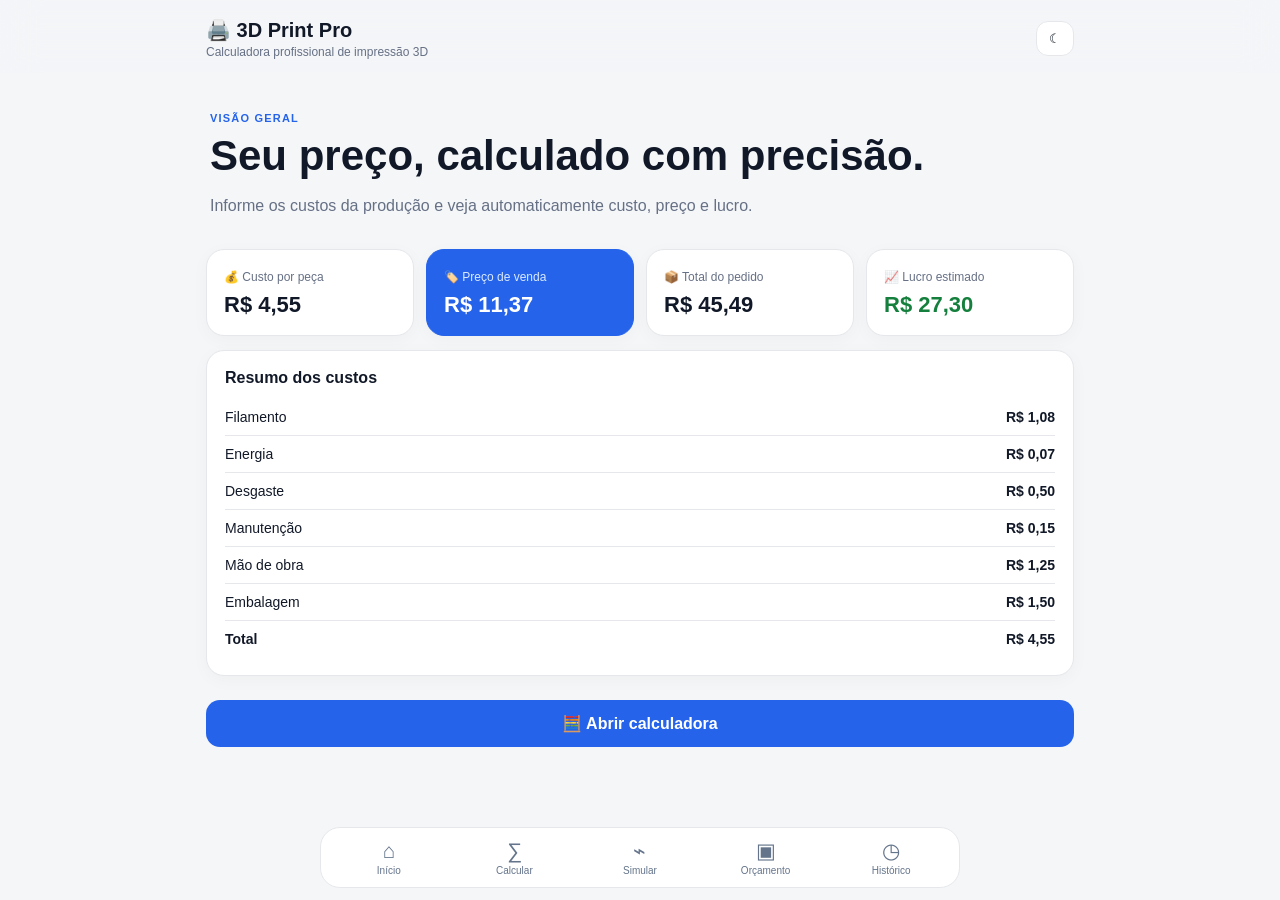
<file: index.html>
<!doctype html>
<html lang="pt-BR">
<head>
  <meta charset="utf-8">
  <meta name="viewport" content="width=device-width,initial-scale=1,viewport-fit=cover">
  <meta name="theme-color" content="#111827">
  <meta name="apple-mobile-web-app-capable" content="yes">
  <meta name="apple-mobile-web-app-status-bar-style" content="black-translucent">
  <meta name="apple-mobile-web-app-title" content="3D Print Pro">
  <link rel="manifest" href="manifest.json">
  <link rel="apple-touch-icon" href="icons/icon-192.png">
  <link rel="stylesheet" href="style.css">
  <title>3D Print Pro Calculator</title>
</head>
<body>
<header class="topbar">
  <div><div class="brand">🖨️ 3D Print Pro</div><div class="subtitle">Calculadora profissional de impressão 3D</div></div>
  <button id="themeBtn" class="icon-btn" aria-label="Alternar tema">☾</button>
</header>

<main>
  <section id="dashboard" class="screen active">
    <div class="hero">
      <span class="eyebrow">VISÃO GERAL</span>
      <h1>Seu preço, calculado com precisão.</h1>
      <p>Informe os custos da produção e veja automaticamente custo, preço e lucro.</p>
    </div>
    <div class="cards">
      <article class="result-card"><span>💰 Custo por peça</span><strong id="costPiece">R$ 0,00</strong></article>
      <article class="result-card primary"><span>🏷️ Preço de venda</span><strong id="salePiece">R$ 0,00</strong></article>
      <article class="result-card"><span>📦 Total do pedido</span><strong id="orderTotal">R$ 0,00</strong></article>
      <article class="result-card profit"><span>📈 Lucro estimado</span><strong id="orderProfit">R$ 0,00</strong></article>
    </div>
    <div class="panel">
      <div class="panel-title">Resumo dos custos</div>
      <div id="costBreakdown"></div>
    </div>
    <button class="primary-btn" data-go="calculator">🧮 Abrir calculadora</button>
  </section>

  <section id="calculator" class="screen">
    <div class="page-head"><div><span class="eyebrow">CALCULADORA</span><h2>Custos da produção</h2></div><div class="page-head-actions"><button class="ghost-btn" data-go="dashboard">⌂ Voltar</button><button class="ghost-btn" id="resetBtn">Restaurar</button></div></div>
    <div class="panel form-panel">
      <h3>Produção</h3>
      <label>Quantidade de peças<input id="quantity" type="number" min="1" step="1"></label>
      <label>Peso total impresso (g)<input id="weight" type="number" min="0" step="0.01"></label>
      <label>Tempo total de impressão (min)<input id="printTime" type="number" min="0" step="1"></label>
    </div>
    <div class="panel form-panel">
      <h3>Materiais e energia</h3>
      <label>Preço do filamento (R$/kg)<input id="filamentPrice" type="number" min="0" step="0.01"></label>
      <label>Preço da energia (R$/kWh)<input id="energyPrice" type="number" min="0" step="0.01"></label>
      <label>Potência da impressora (W)<input id="power" type="number" min="0" step="1"></label>
    </div>
    <div class="panel form-panel">
      <h3>Impressora e mão de obra</h3>
      <label>Preço da impressora (R$)<input id="printerPrice" type="number" min="0" step="0.01"></label>
      <label>Vida útil (horas)<input id="lifeHours" type="number" min="0" step="1"></label>
      <label>Valor da sua hora (R$)<input id="hourValue" type="number" min="0" step="0.01"></label>
      <label>Seu tempo de trabalho (min)<input id="laborTime" type="number" min="0" step="1"></label>
      <label>Embalagem por peça (R$)<input id="packaging" type="number" min="0" step="0.01"></label>
    </div>
    <div class="panel form-panel">
      <h3>Margem de lucro</h3>
      <div class="range-row"><input id="profit" type="range" min="0" max="500" step="5"><output id="profitValue">150%</output></div>
    </div>
  </section>

  <section id="simulator" class="screen">
    <div class="page-head"><div><span class="eyebrow">SIMULADOR</span><h2>Economia por escala</h2></div></div>
    <p class="section-hint">Veja como o custo e o preço por peça caem quanto mais unidades você imprime no mesmo lote.</p>
    <div class="cards sim-cards">
      <article class="result-card"><span>📦 Seu lote</span><em id="simQtyLabel" class="card-tag">0 un.</em><strong id="simCurrentPrice">R$ 0,00</strong></article>
      <article class="result-card"><span>📉 Menor custo/un.</span><em class="card-tag">20 un.</em><strong id="simMinCost">R$ 0,00</strong></article>
      <article class="result-card profit"><span>💡 Economia</span><em class="card-tag">1 → 20 un.</em><strong id="simSavings">R$ 0,00</strong></article>
    </div>
    <div class="panel">
      <div class="panel-title">Custo x Preço por peça</div>
      <div id="chartWrap" class="chart-wrap"></div>
      <div class="chart-legend"><span><i class="dot cost"></i>Custo por peça</span><span><i class="dot price"></i>Preço por peça</span></div>
    </div>
    <div class="panel table-wrap">
      <div class="panel-title">Detalhamento por quantidade</div>
      <table><thead><tr><th>Peças</th><th>Custo/un.</th><th>Venda/un.</th><th>Lucro/un.</th></tr></thead><tbody id="simTable"></tbody></table>
    </div>
  </section>

  <section id="quotes" class="screen">
    <div class="page-head"><div><span class="eyebrow">ORÇAMENTO</span><h2>Gerar orçamento</h2></div></div>
    <div class="panel form-panel">
      <label>Cliente<input id="customer" type="text" placeholder="Nome do cliente"></label>
      <label>Produto / peça<input id="productName" type="text" placeholder="Nome da peça"></label>
      <label>Observações<textarea id="notes" rows="4" placeholder="Prazo, acabamento, cor..."></textarea></label>
      <button id="saveQuote" class="primary-btn">💾 Salvar orçamento</button>
      <button id="pdfQuote" class="secondary-btn">📄 Gerar PDF / imprimir</button>
      <button id="shareQuote" class="secondary-btn">📤 Compartilhar resumo</button>
    </div>
    <div class="panel quote-preview" id="quotePreview"></div>
  </section>

  <section id="history" class="screen">
    <div class="page-head"><div><span class="eyebrow">HISTÓRICO</span><h2>Orçamentos salvos</h2></div><button id="clearHistory" class="ghost-btn">Limpar</button></div>
    <div id="historyList"></div>
  </section>

  <section id="settings" class="screen">
    <div class="page-head"><div><span class="eyebrow">CONFIGURAÇÕES</span><h2>Aplicativo</h2></div></div>
    <div class="panel settings">
      <div><b>3D Print Pro Calculator</b><span>Versão 1.0 • PWA</span></div>
      <div><b>Manutenção</b><span>R$ 0,30 por hora de impressão, conforme a fórmula original.</span></div>
      <div><b>Dados</b><span>Parâmetros e histórico são armazenados localmente neste dispositivo.</span></div>
    </div>
  </section>
</main>

<nav class="bottom-nav">
  <button data-go="dashboard">⌂<small>Início</small></button>
  <button data-go="calculator">∑<small>Calcular</small></button>
  <button data-go="simulator">⌁<small>Simular</small></button>
  <button data-go="quotes">▣<small>Orçamento</small></button>
  <button data-go="history">◷<small>Histórico</small></button>
</nav>
<script src="app.js"></script>
</body>
</html>
</file>
<file: style.css>
:root{font-family:-apple-system,BlinkMacSystemFont,"SF Pro Display","Segoe UI",sans-serif;color:#111827;background:#f4f6f8;--card:#fff;--text:#111827;--muted:#667085;--line:#e5e7eb;--accent:#2563eb;--accent2:#1d4ed8;--green:#15803d}
*{box-sizing:border-box}body{margin:0;background:var(--bg,#f4f6f8);color:var(--text);padding-bottom:86px}.topbar{position:sticky;top:0;z-index:10;padding:18px max(18px,env(safe-area-inset-left)) 14px;background:rgba(244,246,248,.9);backdrop-filter:blur(18px);display:flex;justify-content:space-between;align-items:center}.brand{font-size:20px;font-weight:800}.subtitle{font-size:12px;color:var(--muted);margin-top:3px}.icon-btn,.ghost-btn{border:1px solid var(--line);background:var(--card);border-radius:12px;padding:9px 12px;color:var(--text)}main{max-width:900px;margin:auto;padding:10px 16px}.screen{display:none}.screen.active{display:block}.hero{padding:25px 4px 15px}.eyebrow{font-size:11px;font-weight:800;letter-spacing:1.2px;color:var(--accent)}h1{font-size:34px;line-height:1.08;margin:7px 0}h2{font-size:28px;margin:5px 0 20px}h3{margin:0 0 14px;font-size:17px}.hero p{color:var(--muted);line-height:1.5}.cards{display:grid;grid-template-columns:repeat(2,1fr);gap:12px}.result-card{background:var(--card);border:1px solid var(--line);border-radius:18px;padding:17px;box-shadow:0 4px 18px #00000008}.result-card span{font-size:12px;color:var(--muted)}.result-card strong{display:block;font-size:22px;margin-top:7px}.result-card.primary{background:var(--accent);color:white;border-color:var(--accent)}.result-card.primary span{color:#dbeafe}.result-card.profit strong{color:var(--green)}.panel{background:var(--card);border:1px solid var(--line);border-radius:18px;padding:18px;margin:14px 0;box-shadow:0 4px 18px #00000008}.panel-title{font-weight:800;margin-bottom:12px}.cost-line{display:flex;justify-content:space-between;padding:10px 0;border-bottom:1px solid var(--line);font-size:14px}.cost-line:last-child{border:0}.page-head{display:flex;justify-content:space-between;align-items:center;padding-top:15px;gap:10px}.page-head-actions{display:flex;gap:8px;flex-shrink:0}.page-head-actions .ghost-btn{white-space:nowrap}.form-panel label{display:block;font-size:13px;font-weight:650;margin:15px 0;color:var(--text)}input,textarea{display:block;width:100%;margin-top:7px;padding:13px 12px;border:1px solid var(--line);border-radius:12px;background:var(--card);color:var(--text);font:inherit;font-size:16px}input:focus,textarea:focus{outline:2px solid #93c5fd;border-color:var(--accent)}.range-row{display:flex;gap:14px;align-items:center}.range-row input{margin:0;padding:0}.range-row output{min-width:58px;text-align:right;font-weight:800}.primary-btn,.secondary-btn{width:100%;border:0;border-radius:14px;padding:14px 16px;font-size:16px;font-weight:750;margin-top:10px}.primary-btn{background:var(--accent);color:white}.primary-btn:active{background:var(--accent2)}.secondary-btn{background:#eef2f7;color:var(--text)}.table-wrap{overflow:auto}table{width:100%;border-collapse:collapse;font-size:13px}th,td{text-align:right;padding:11px 8px;border-bottom:1px solid var(--line);white-space:nowrap}th:first-child,td:first-child{text-align:left}.bottom-nav{position:fixed;z-index:20;bottom:0;left:0;right:0;padding:8px 5px max(8px,env(safe-area-inset-bottom));background:rgba(255,255,255,.94);backdrop-filter:blur(20px);border-top:1px solid var(--line);display:grid;grid-template-columns:repeat(5,1fr)}.bottom-nav button{border:0;background:none;color:#64748b;font-size:21px;padding:3px}.bottom-nav button.active{color:var(--accent)}.bottom-nav small{display:block;font-size:10px;margin-top:2px}.quote-card{background:var(--card);border:1px solid var(--line);border-radius:16px;padding:16px;margin:10px 0}.quote-card h3{margin:0 0 5px}.quote-card p{margin:4px 0;color:var(--muted);font-size:13px}.quote-actions{display:flex;gap:8px;margin-top:10px}.quote-actions button{flex:1}.settings div{padding:14px 0;border-bottom:1px solid var(--line)}.settings div:last-child{border:0}.settings span{display:block;color:var(--muted);font-size:13px;margin-top:5px;line-height:1.4}.quote-preview{line-height:1.6}.quote-preview h3{font-size:20px}
.chart-wrap{width:100%}
.chart-wrap svg{width:100%;height:200px;display:block}
.section-hint{color:var(--muted);font-size:13px;line-height:1.5;margin:0 0 14px;padding:0 2px}
.sim-cards{grid-template-columns:repeat(3,1fr)}
.sim-cards .result-card{padding:13px;display:flex;flex-direction:column;gap:2px}
.sim-cards .result-card span{font-size:11px;line-height:1.3;white-space:nowrap;overflow:hidden;text-overflow:ellipsis}
.sim-cards .result-card strong{font-size:16px;margin-top:4px}
.card-tag{font-style:normal;font-size:11px;font-weight:700;color:var(--muted)}
.result-card.profit .card-tag{color:var(--muted)}
.chart-legend{display:flex;gap:18px;justify-content:center;margin-top:10px;font-size:12px;color:var(--muted)}
.chart-legend span{display:flex;align-items:center;gap:6px}
.dot{width:10px;height:10px;border-radius:50%;display:inline-block}
.dot.cost{background:var(--muted)}
.dot.price{background:var(--accent)}
tr.highlight td{background:#eef2ff;font-weight:700;color:var(--text)}
.dark tr.highlight td{background:#1e293b}
.quote-info{display:flex;flex-direction:column;gap:8px;margin-bottom:14px}
.quote-info p{display:flex;justify-content:space-between;margin:0;font-size:14px;border-bottom:1px solid var(--line);padding-bottom:8px}
.quote-info p span{color:var(--muted)}
.quote-summary{background:var(--bg);border:1px solid var(--line);border-radius:14px;padding:14px;display:flex;flex-direction:column;gap:10px}
.quote-summary div{display:flex;justify-content:space-between;font-size:14px}
.quote-summary div span{color:var(--muted)}
.quote-summary div.total{border-top:1px dashed var(--line);padding-top:10px;font-size:16px}
.quote-summary div.total b{color:var(--accent)}
.quote-notes{margin-top:14px}
.quote-notes span{display:block;color:var(--muted);font-size:12px;margin-bottom:4px}
.quote-notes p{margin:0;font-size:14px}
@media(min-width:700px){.sim-cards{grid-template-columns:repeat(3,1fr)}}@media(min-width:700px){.cards{grid-template-columns:repeat(4,1fr)}h1{font-size:42px}.bottom-nav{max-width:700px;left:50%;transform:translateX(-50%);border:1px solid var(--line);border-radius:20px;bottom:12px}.topbar{padding-left:calc((100% - 868px)/2);padding-right:calc((100% - 868px)/2)}}body.dark{--card:#1b2330;--text:#f3f4f6;--muted:#9ca3af;--line:#334155;--bg:#0f172a}.dark .topbar{background:rgba(15,23,42,.9)}.dark .bottom-nav{background:rgba(27,35,48,.95)}.dark .secondary-btn{background:#263244}
</file>
